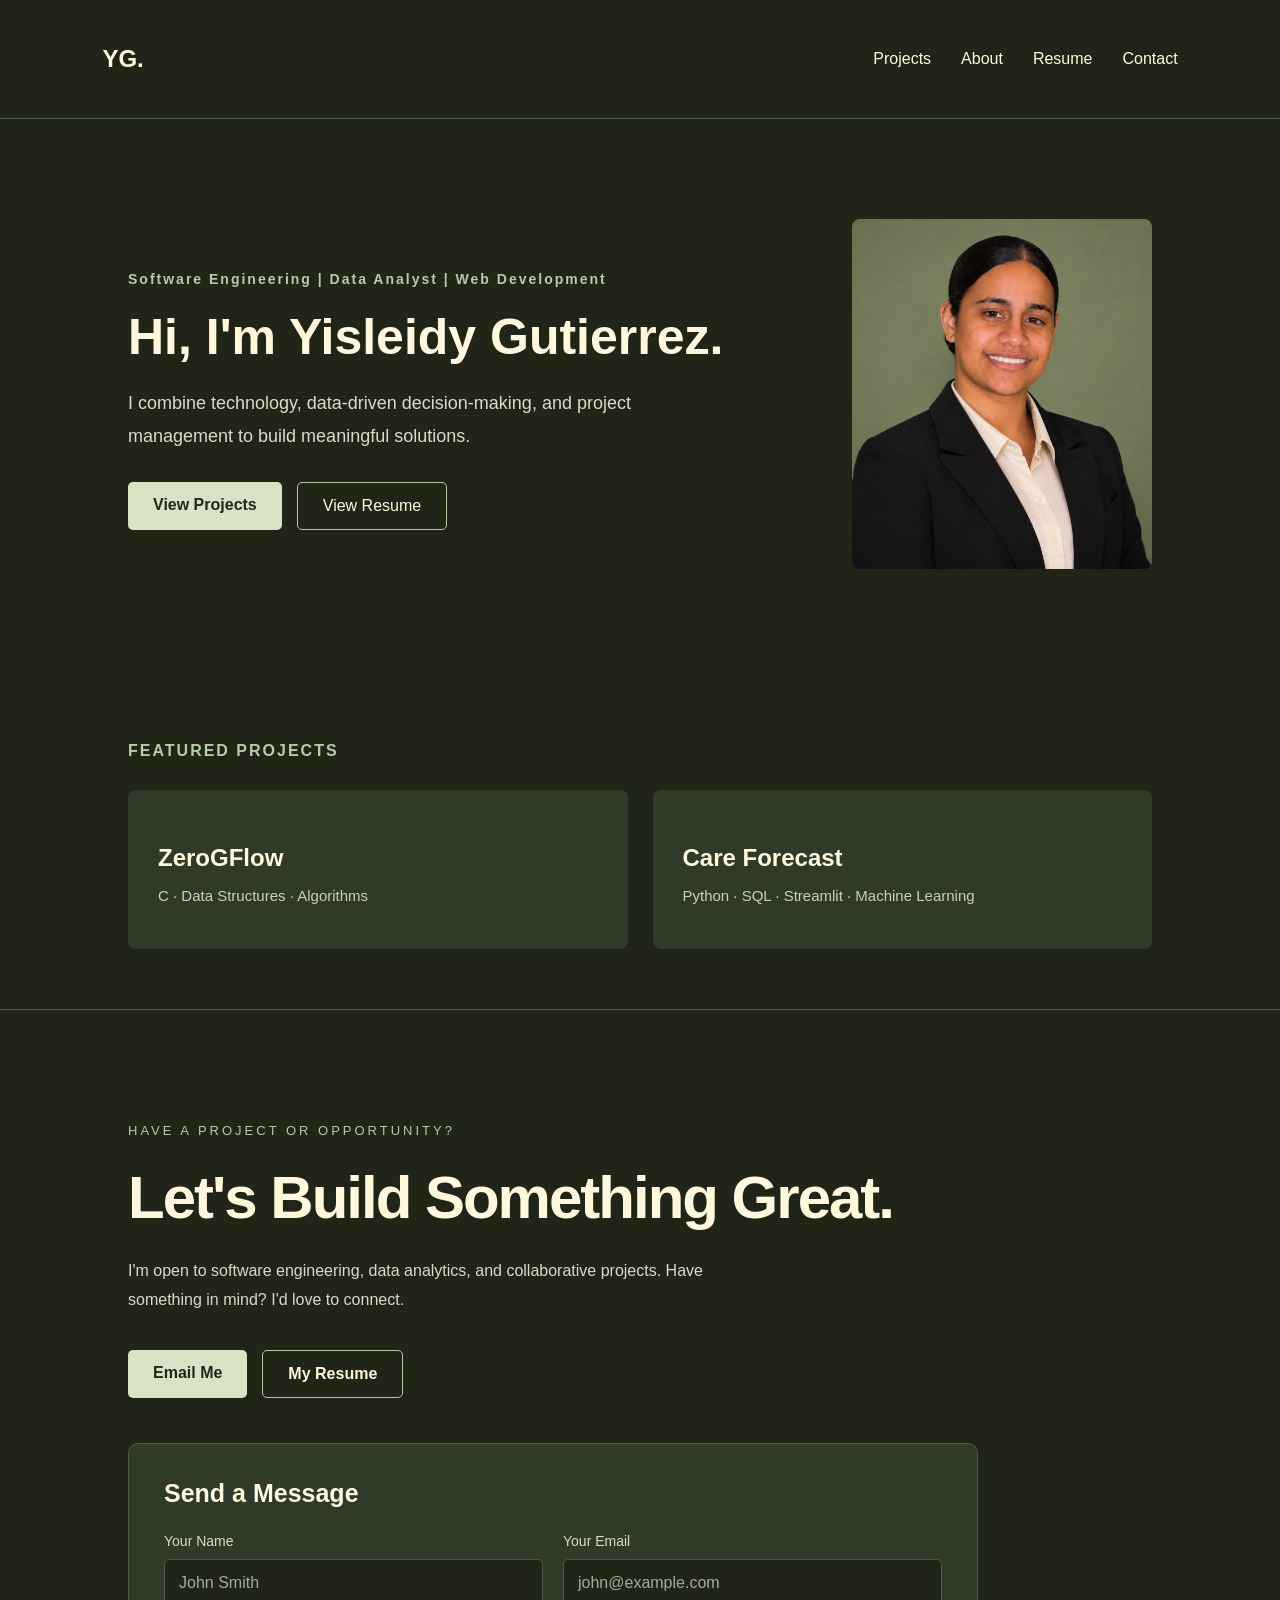
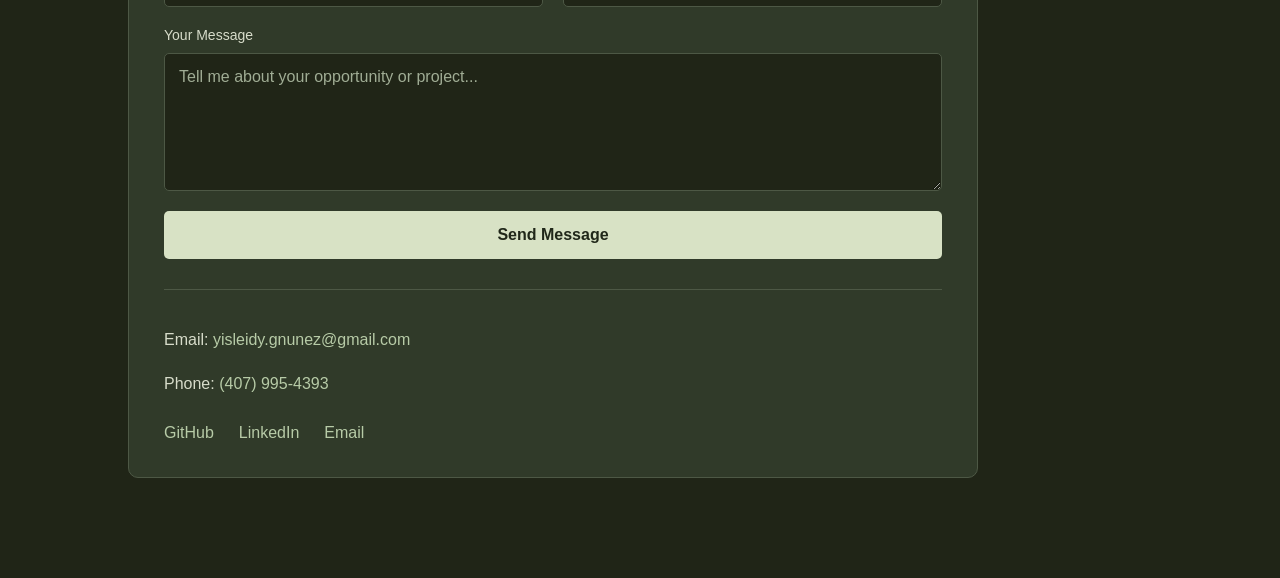
<file: index.html>
<!DOCTYPE html>
<html lang="en">

<head>
    <meta charset="UTF-8">
    <meta name="viewport" content="width=device-width, initial-scale=1.0">
    <title>Yisleidy Gutierrez | Portfolio</title>
    <link rel="stylesheet" href="style.css">
</head>

<body>
    <header>
        <nav class="navbar">
            <h2 class="logo">YG.</h2>
            <div class="nav-links">
                <a href="projects.html">Projects</a>
                <a href="about.html">About</a>
                <a href="resume.html">Resume</a>
                <a href="index.html#contact">Contact</a>
            </div>
        </nav>
    </header>

<main>
    <!-- hero section -->
    <section class="port-hero">
        <div class="port-introduction">
            <h3 class="subtitle">
                Software Engineering | Data Analyst | Web Development
            </h3>

            <h1>Hi, I'm Yisleidy Gutierrez.</h1>

            <p>I combine technology, data-driven
            decision-making, and project management
            to build meaningful solutions. </p>

            <div class="hero-buttons">
                   <a href="projects.html" class="btn-primary">
                    View Projects </a>

                    <a href="resume.html" class="btn-secondary">View Resume</a>
            </div>
        </div>

        <img src="./images/Headshot.png" alt="Professional headshot" class="headshot">
    </section>

    <!-- featured projects section -->
    <section id="projects" class="projects">

        <h2>FEATURED PROJECTS</h2>

        <div class="project-container">

            <div class="project-card">
                <h3>ZeroGFlow</h3>
                <p>C · Data Structures · Algorithms</p>
            </div>

            <div class="project-card">
                <h3>Care Forecast</h3>
                <p>Python · SQL · Streamlit · Machine Learning</p>
            </div>

        </div>
    </section>

    <!-- contact section -->
    <section id="contact">
    <div class="contact-header">
        <p class="contact-tag">
            HAVE A PROJECT OR OPPORTUNITY?
        </p>

        <h2>Let's Build Something Great.</h2>

        <p class="contact-intro">
            I'm open to software engineering, data analytics,
            and collaborative projects. Have something in mind?
            I'd love to connect.
        </p>

        <div class="contact-buttons">
            <a href="mailto:yisleidy.gnunez@gmail.com" class="contact-btn primary-btn"> Email Me
            </a>

            <a href="YG%20Resume.pdf" 
            class="contact-btn secondary-btn"
            download="YG Resume.pdf"> My Resume
            </a>
        </div>
    </div>

    <div class="contact-form-container">

        <h3>Send a Message</h3>

        <form id="contactForm">

            <div class="contact-form-row">

                <div class="contact-field">
                    <label for="contactName"> Your Name </label>
                    <input type="text" id="contactName" placeholder="John Smith" required>
                </div>

                <div class="contact-field">
                    <label for="contactEmail"> Your Email </label>

                    <input type="email" id="contactEmail" placeholder="john@example.com" required>
                </div>

            </div>

            <div class="contact-field">
                <label for="contactMessage"> Your Message </label>
                <textarea id="contactMessage" rows="6" placeholder="Tell me about your opportunity or project..." required></textarea>
            </div>

            <button type="submit" class="contact-submit"> Send Message </button>

        </form>

        <div class="contact-details">
            <p> Email: 
                <a href="mailto:yisleidy.gnunez@gmail.com">
                    yisleidy.gnunez@gmail.com
                </a>
            </p>

            <p>
                Phone:
                <a href="tel:+14079954393">
                    (407) 995-4393
                </a>
            </p>
        </div>

        <div class="contact-socials">
            <a href="https://github.com/yisleidygnunez" target="_blank" rel="noopener noreferrer">
                GitHub
            </a>

          <a href="https://www.linkedin.com/in/yisleidy-gutierrez-nunez-3083171b1" target="_blank" rel="noopener noreferrer">
                LinkedIn
            </a>

            <a href="mailto:yisleidy.gnunez@gmail.com">
                Email
            </a>
        </div>

    </div>

</section>
</main>

<script src="contact.js"></script>

</body>
</html>
</file>
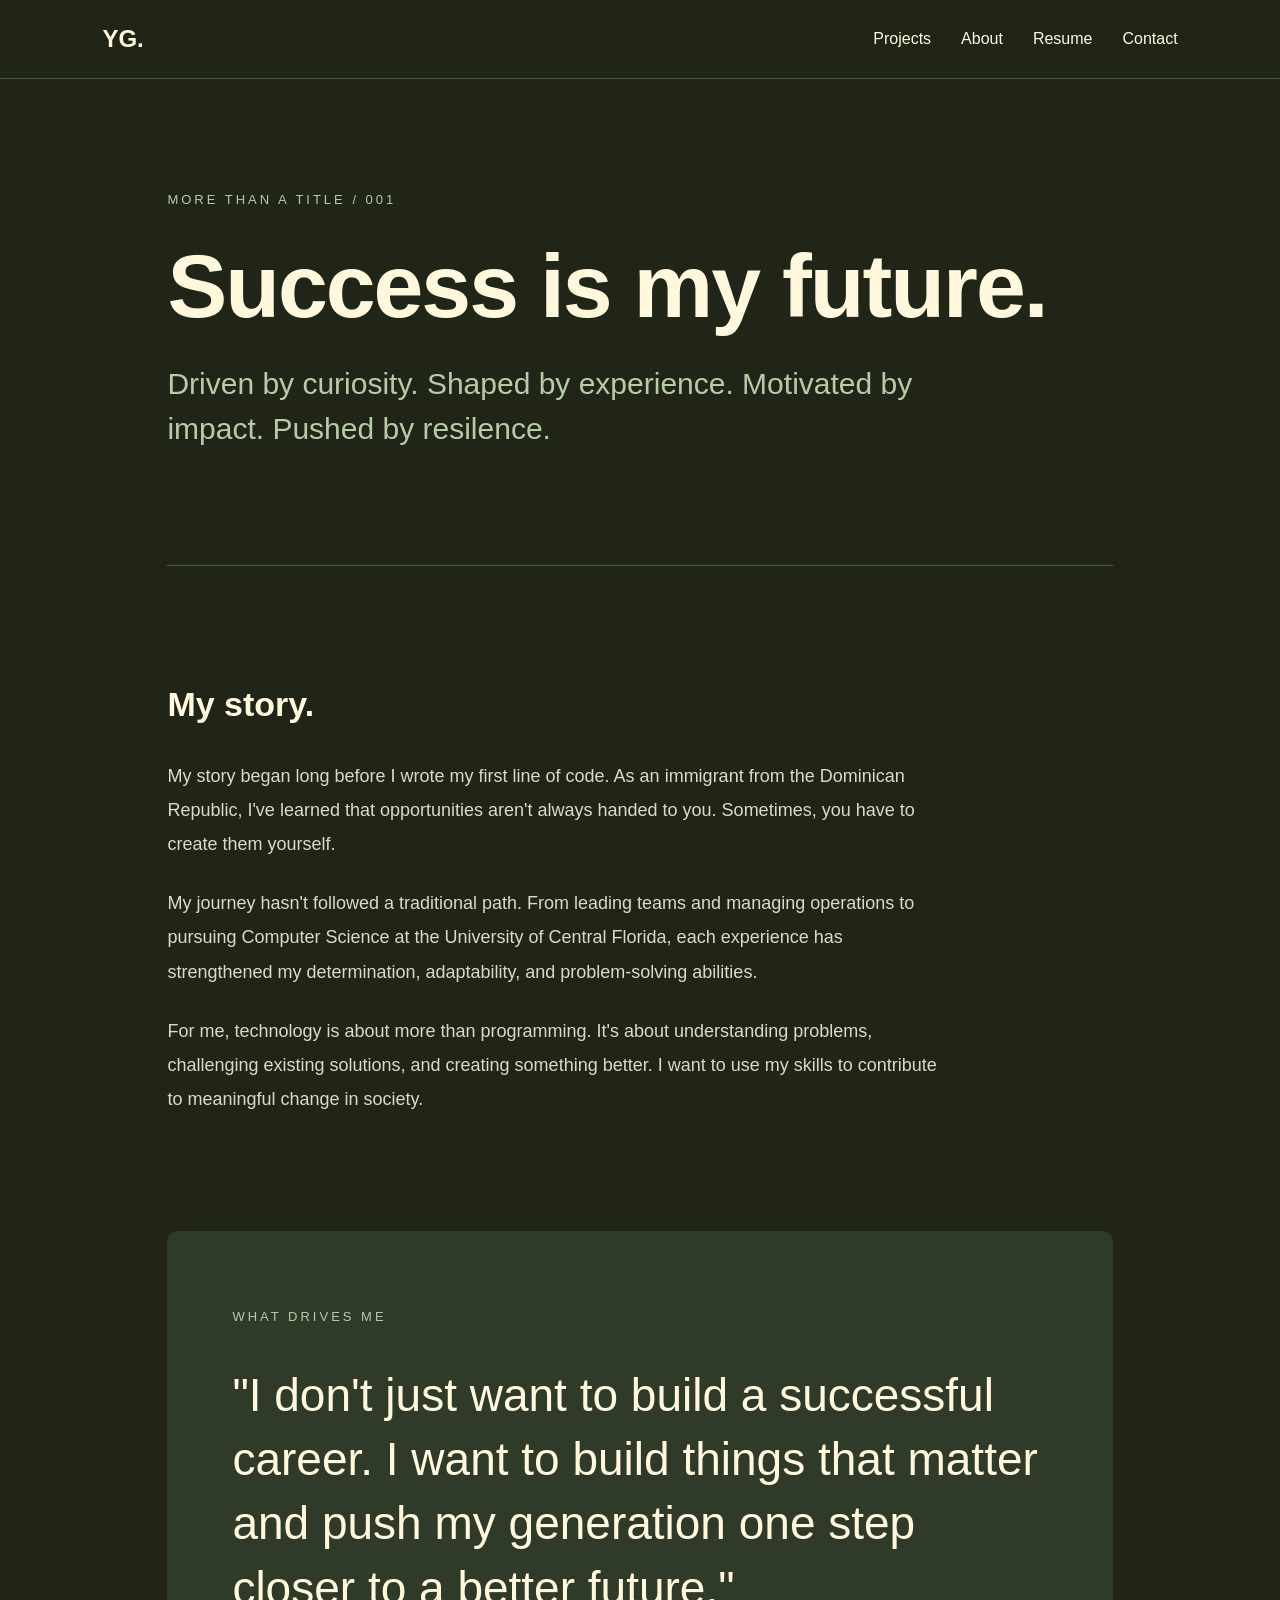
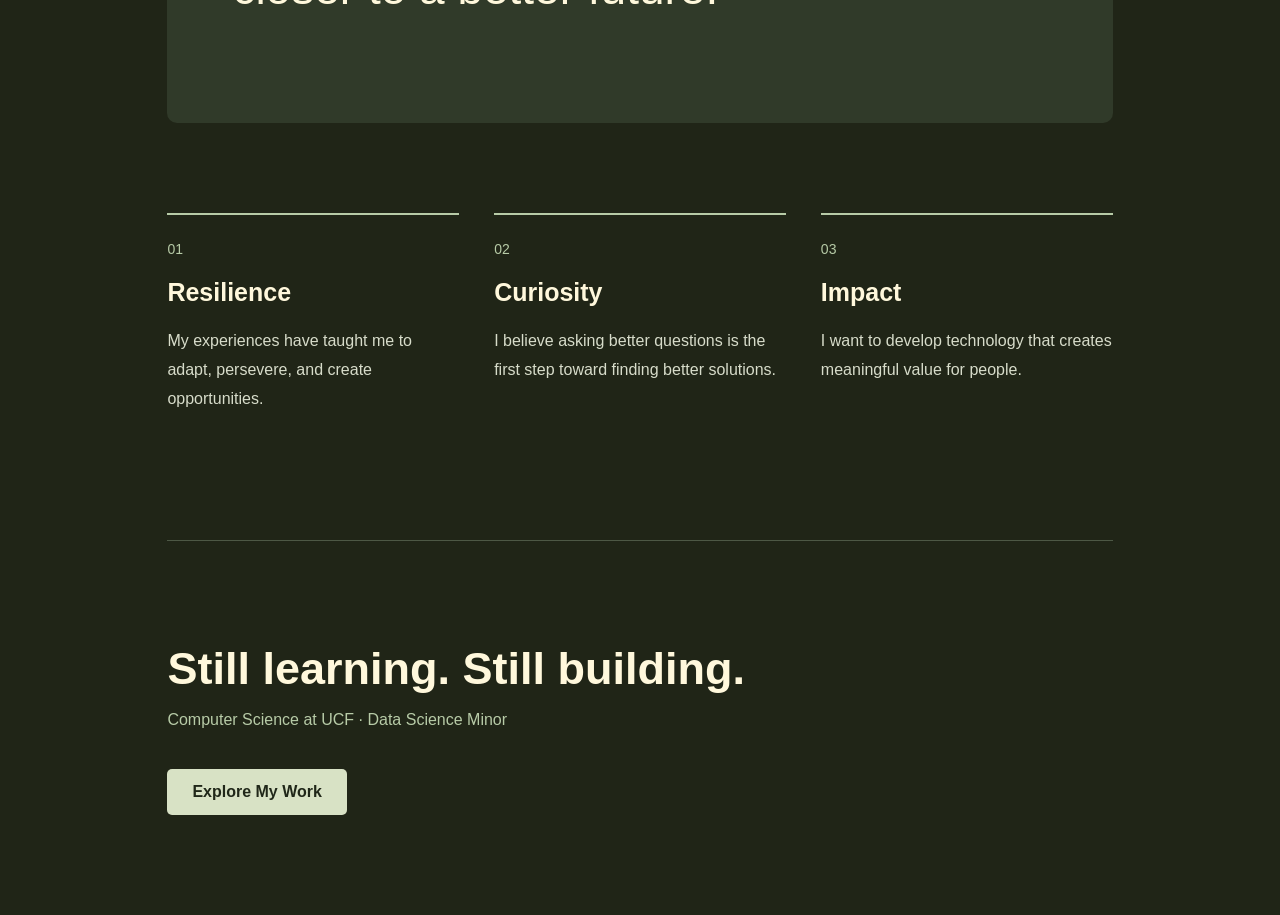
<file: about.html>
<!DOCTYPE html>
<html lang="en">

<head>
    <meta charset="UTF-8">
    <meta name="viewport" content="width=device-width, initial-scale=1.0">
    <title>About | Yisleidy Gutierrez</title>
    <link rel="stylesheet" href="style.css">
</head>

<body>

    <header class="navbar">
        <a href="index.html" class="logo">YG.</a>

        <nav class="nav-links">
            <a href="index.html#projects">Projects</a>
            <a href="about.html">About</a>
            <a href="resume.html">Resume</a>
            <a href="index.html#contact">Contact</a>
        </nav>
    </header>

    <main class="about-page">

        <section class="about-intro">
            <p class="about-eyebrow">MORE THAN A TITLE / 001</p>

            <h1>Success is my future.</h1>

            <h2>
                Driven by curiosity. Shaped by experience.
                Motivated by impact. Pushed by resilence.
            </h2>
        </section>

        <section class="about-story">
            <h2>My story.</h2>

            <p>
                My story began long before I wrote my first
                line of code. As an immigrant from the
                Dominican Republic, I've learned that
                opportunities aren't always handed to you.
                Sometimes, you have to create them yourself.
            </p>

            <p>
                My journey hasn't followed a traditional path.
                From leading teams and managing operations
                to pursuing Computer Science at the University
                of Central Florida, each experience has
                strengthened my determination, adaptability,
                and problem-solving abilities.
            </p>

            <p>
                For me, technology is about more than programming.
                It's about understanding problems, challenging
                existing solutions, and creating something better.
                I want to use my skills to contribute to meaningful
                change in society.
            </p>
        </section>

        <section class="about-statement">
            <p>WHAT DRIVES ME</p>

            <h2>
                "I don't just want to build a successful career.
                I want to build things that matter and push my generation one step closer to a better future."
            </h2>
        </section>

        <section class="about-values">

            <div class="about-value">
                <span>01</span>
                <h3>Resilience</h3>
                <p>
                    My experiences have taught me to adapt,
                    persevere, and create opportunities.
                </p>
            </div>

            <div class="about-value">
                <span>02</span>
                <h3>Curiosity</h3>
                <p>
                    I believe asking better questions is
                    the first step toward finding better solutions.
                </p>
            </div>

            <div class="about-value">
                <span>03</span>
                <h3>Impact</h3>
                <p>
                    I want to develop technology that
                    creates meaningful value for people.
                </p>
            </div>

        </section>

        <section class="about-ending">
            <h2>Still learning. Still building.</h2>

            <p>
                Computer Science at UCF · Data Science Minor
            </p>

            <a href="index.html#projects" class="btn-primary">
                Explore My Work
            </a>
        </section>

    </main>

</body>
</html>
</file>
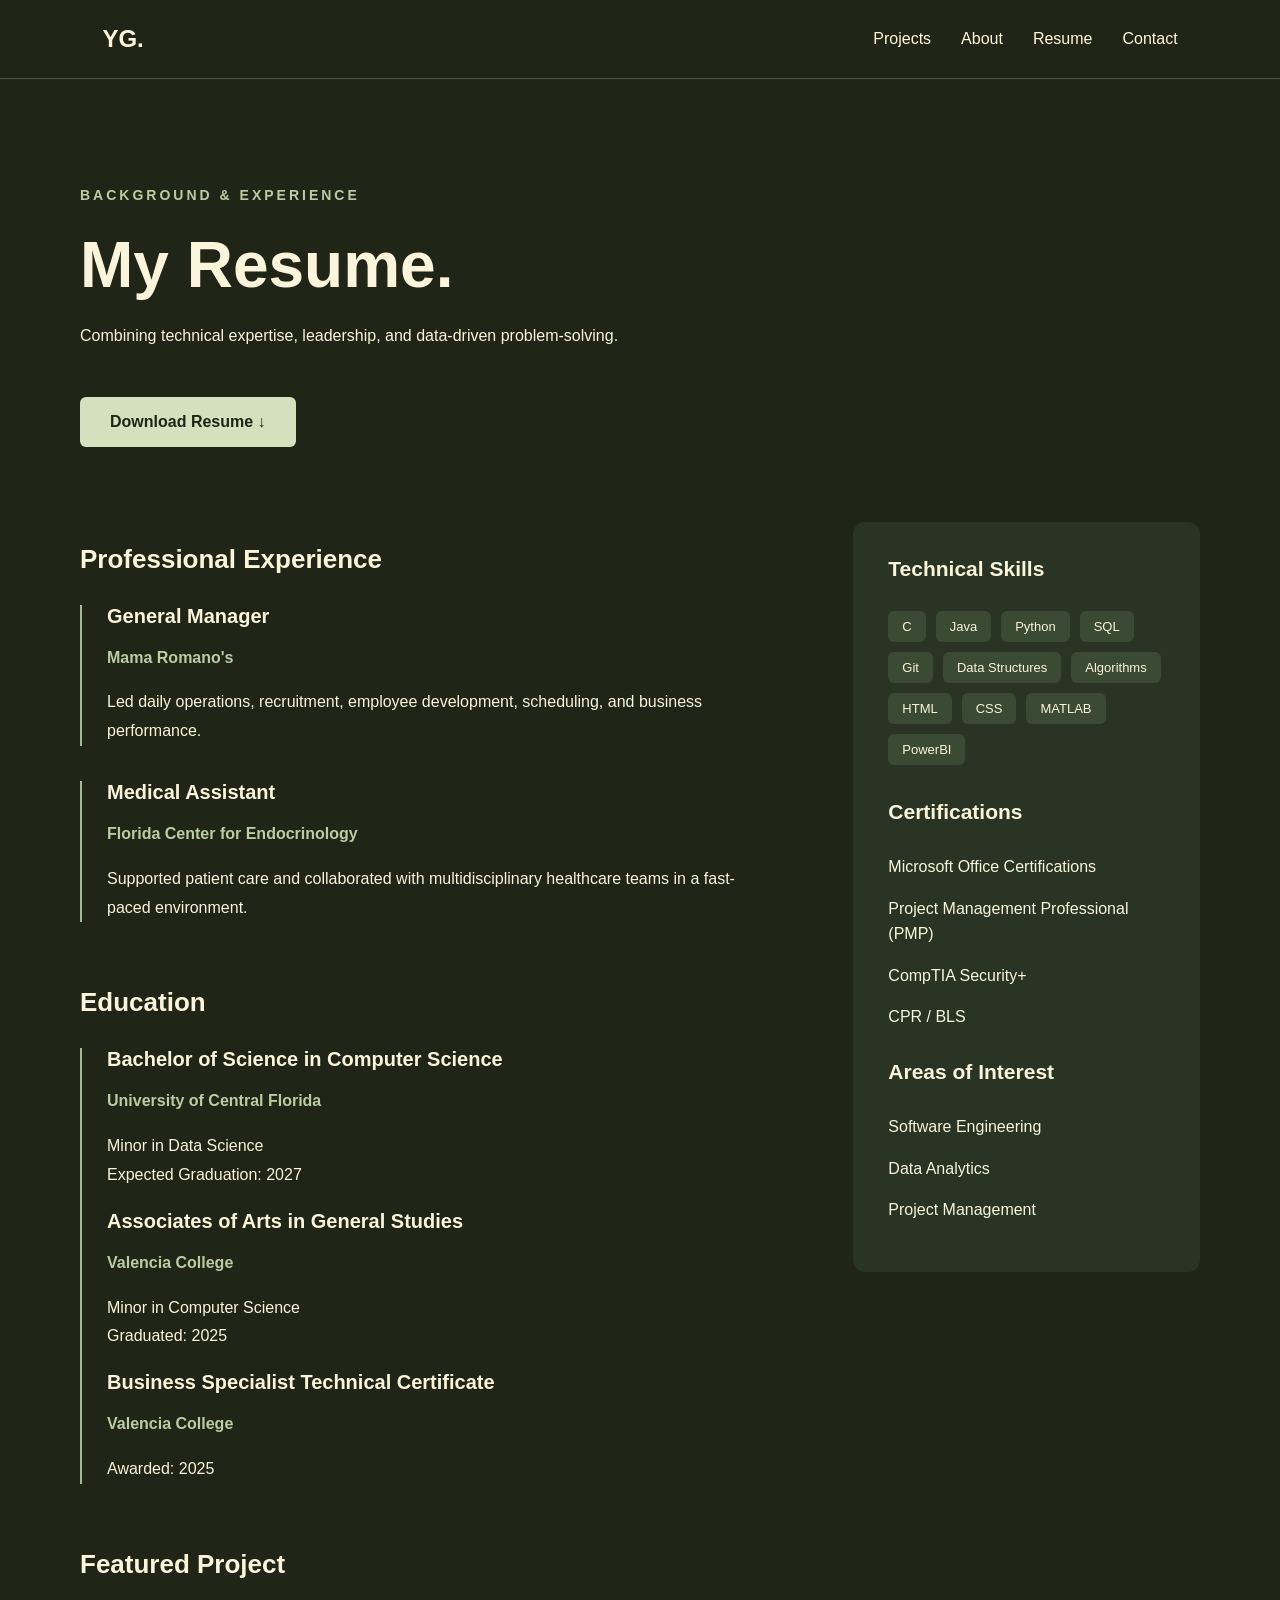
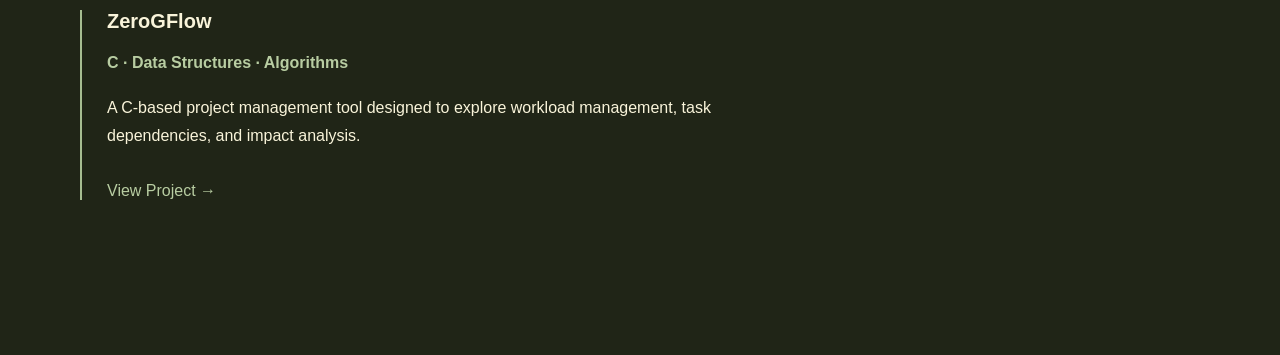
<file: resume.html>
<!DOCTYPE html>
<html lang="en">

<head>
    <meta charset="UTF-8">
    <meta name="viewport" content="width=device-width, initial-scale=1.0">
    <title>Resume | Yisleidy Gutierrez</title>
    <link rel="stylesheet" href="style.css">
</head>

<body>

    <!-- Navigation -->
    <header class="navbar">

        <a href="index.html" class="logo">YG.</a>

      <nav class="nav-links">
        <a href="index.html#projects">Projects</a>
        <a href="about.html">About</a>
        <a href="resume.html">Resume</a>
        <a href="index.html#contact">Contact</a>
     </nav>

    </header>

    <!-- Resume -->
    <main class="resume-page">

        <div class="resume-heading">
            <p class="resume-label">BACKGROUND & EXPERIENCE</p>

            <h1>My Resume.</h1>

            <p>
                Combining technical expertise, leadership,
                and data-driven problem-solving.
            </p>

            <a href="YG%20Resume.pdf"
               class="download-btn"
               download="YG Resume.pdf">
                Download Resume ↓
            </a>
        </div>

        <div class="resume-grid">

            <!-- Left Column -->
            <div class="resume-main">

                <section class="resume-section">
                    <h2>Professional Experience</h2>

                    <div class="resume-entry">
                        <h3>General Manager</h3>
                        <p class="resume-subtitle">Mama Romano's</p>
                        <p>
                            Led daily operations, recruitment,
                            employee development, scheduling,
                            and business performance.
                        </p>
                    </div>

                    <div class="resume-entry">
                        <h3>Medical Assistant</h3>
                        <p class="resume-subtitle">
                            Florida Center for Endocrinology
                        </p>
                        <p>
                            Supported patient care and collaborated
                            with multidisciplinary healthcare teams
                            in a fast-paced environment.
                        </p>
                    </div>
                </section>

                <section class="resume-section">
                    <h2>Education</h2>

                    <div class="resume-entry">
                        <h3>Bachelor of Science in Computer Science</h3>
                        <p class="resume-subtitle">
                            University of Central Florida
                        </p>
                        <p>
                            Minor in Data Science<br>
                            Expected Graduation: 2027
                        </p>

                        <h3>Associates of Arts in General Studies</h3>
                        <p class="resume-subtitle">
                            Valencia College
                        </p>
                        <p>
                            Minor in Computer Science<br>
                            Graduated: 2025
                        </p>

                        <h3>Business Specialist Technical Certificate</h3>
                        <p class="resume-subtitle">
                            Valencia College
                        </p>
                        <p>
                            Awarded: 2025
                        </p>

                    </div>
                </section>

                <section class="resume-section">
                    <h2>Featured Project</h2>

                    <div class="resume-entry">
                        <h3>ZeroGFlow</h3>
                        <p class="resume-subtitle">
                            C · Data Structures · Algorithms
                        </p>
                        <p>
                            A C-based project management tool designed
                            to explore workload management,
                            task dependencies, and impact analysis.
                        </p>
                        <a href="index.html#projects"
                           class="resume-project-link">
                            View Project →
                        </a>
                    </div>
                </section>

            </div>

            <!-- Right Column -->
            <aside class="resume-sidebar">

                <h2>Technical Skills</h2>

                <div class="skill-tags">
                    <span>C</span>
                    <span>Java</span>
                    <span>Python</span>
                    <span>SQL</span>
                    <span>Git</span>
                    <span>Data Structures</span>
                    <span>Algorithms</span>
                    <span>HTML</span>
                    <span>CSS</span>
                    <span>MATLAB</span>
                    <span>PowerBI</span>
                </div>

                <h2>Certifications</h2>

                <p>Microsoft Office Certifications</p>
                <p>Project Management Professional (PMP)</p>
                <p>CompTIA Security+</p>
                <p>CPR / BLS</p>

                <h2>Areas of Interest</h2>

                <p>Software Engineering</p>
                <p>Data Analytics</p>
                <p>Project Management</p>

            </aside>

        </div>

    </main>

</body>
</html>
</file>
<file: style.css>
/* 01 | GLOBAL CSS — theme, base, navigation */

:root {
    --bg: rgb(32, 37, 23);
    --text: cornsilk;
    --border: #4D5845;
    --accent: #B7CBA7;
    --muted: #D7DCCA;
    --button: #D8E2C5;
    --button-text: #202719;
    --surface: #303A29;
    --card-text: #C7D0BD;
    --resume-text: #f9f4da;
    --resume-accent: #b8cda2;
    --download: #d4e1bf;
    --download-text: #1e2517;
    --sidebar: #293424;
    --tag: #3b4a34;
    --timeline: #a6bd91;
}
html { scroll-behavior: smooth; }
body {
    margin: 0;
    background-color: var(--bg);
    color: var(--text);
    font-family: Arial, Helvetica, sans-serif;
}
* { box-sizing: border-box; }
.navbar {
    display: flex;
    align-items: center;
    justify-content: space-between;
    padding: 25px 8%;
    border-bottom: 1px solid var(--border);
}
.logo {
    text-decoration: none;
    font-weight: bold;
    font-size: 24px;
    color: var(--text);
}
.nav-links { display: flex; gap: 30px; }
.nav-links a {
    color: var(--text);
    text-decoration: none;
    font-size: 16px;
}
.nav-links a:hover, .nav-links a.active { color: var(--accent); }
/* Mobile layout */
@media (max-width: 768px) {
    .navbar { flex-direction: column; gap: 15px; }
    .nav-links {
        flex-wrap: wrap;
        justify-content: center;
        gap: 15px;
    }
}



/* 02 | SHARED BUTTONS */

.btn-primary, .btn-secondary, .contact-btn {
    padding: 14px 25px;
    text-decoration: none;
    border-radius: 5px;
}
.btn-primary {
    background-color: var(--button);
    color: var(--button-text);
    font-weight: bold;
}
.btn-secondary { border: 1px solid var(--accent); color: var(--text); }
.btn-primary:hover { background-color: var(--accent); }
.btn-secondary:hover { background-color: var(--surface); }



/* 03 | INDEX.CSS — homepage, hero, featured projects */

.port-hero {
    display: flex;
    align-items: center;
    justify-content: space-between;
    gap: 60px;
    padding: 100px 10%;
}
.port-introduction { max-width: 600px; }
.subtitle {
    font-size: 14px;
    color: var(--accent);
    letter-spacing: 2px;
}
.port-introduction h1 {
    font-size: 50px;
    line-height: 1.2;
    margin: 20px 0;
}
.port-introduction p {
    font-size: 18px;
    line-height: 1.8;
    color: var(--muted);
}
.headshot {
    width: 300px;
    height: 350px;
    object-fit: cover;
    border-radius: 8px;
    flex-shrink: 0;
}
.hero-buttons {
    display: flex;
    gap: 15px;
    margin-top: 30px;
}
.projects { padding: 60px 10%; }
.projects h2 {
    font-size: 16px;
    letter-spacing: 2px;
    color: var(--accent);
    margin-bottom: 30px;
}
.project-container { display: flex; gap: 25px; }
.project-card {
    flex: 1;
    background-color: var(--surface);
    padding: 30px;
    border-radius: 8px;
}
.project-card h3 { font-size: 24px; margin-bottom: 10px; }
.project-card p { color: var(--card-text); font-size: 15px; }
/* Mobile layout */
@media (max-width: 768px) {
    .port-hero {
        flex-direction: column-reverse;
        align-items: flex-start;
        padding: 50px 6%;
        gap: 30px;
    }
    .port-introduction h1 { font-size: 36px; }
    .headshot {
        width: 250px;
        height: 250px;
        max-width: 100%;
    }
    .projects { padding: 40px 6%; }
    .project-container { flex-direction: column; }
    .hero-buttons { flex-wrap: wrap; }
}

#contact {
    padding: 100px 10%;
    border-top: 1px solid var(--border);
    scroll-margin-top: 30px;
}
.contact-header { max-width: 850px; margin-bottom: 45px; }
.contact-tag {
    color: var(--accent);
    font-size: 13px;
    letter-spacing: 3px;
}
.contact-header h2 {
    font-size: clamp(35px, 5vw, 60px);
    letter-spacing: -2px;
    margin: 25px 0;
}
.contact-intro {
    color: var(--muted);
    max-width: 650px;
    line-height: 1.8;
}
.contact-buttons {
    display: flex;
    flex-wrap: wrap;
    gap: 15px;
    margin-top: 35px;
}
.contact-btn { display: inline-block; font-weight: bold; }
#contact .primary-btn, .contact-submit { background: var(--button); color: var(--button-text); }
#contact .primary-btn:hover, .contact-submit:hover { background: var(--accent); }
#contact .secondary-btn { border: 1px solid var(--accent); color: var(--text); }
#contact .secondary-btn:hover { background: var(--surface); }
.contact-form-container {
    background: var(--surface);
    border: 1px solid var(--border);
    border-radius: 10px;
    padding: 35px;
    max-width: 850px;
}
.contact-form-container h3 { font-size: 25px; margin: 0 0 25px; }
.contact-form-row {
    display: grid;
    grid-template-columns: repeat(2, minmax(0, 1fr));
    gap: 20px;
}
.contact-field {
    display: flex;
    flex-direction: column;
    gap: 10px;
    margin-bottom: 20px;
    min-width: 0;
}
.contact-field label { color: var(--muted); font-size: 14px; }
.contact-field input, .contact-field textarea {
    width: 100%;
    background: var(--bg);
    color: var(--text);
    border: 1px solid var(--border);
    border-radius: 5px;
    padding: 14px;
    font: inherit;
}
.contact-field input:focus, .contact-field textarea:focus {
    outline: 2px solid var(--accent);
    outline-offset: 2px;
}
.contact-field input::placeholder, .contact-field textarea::placeholder { color: #A0AD95; }
.contact-field textarea { resize: vertical; }
.contact-submit {
    width: 100%;
    padding: 15px;
    border: 0;
    border-radius: 5px;
    font: inherit;
    font-weight: bold;
    cursor: pointer;
}
.contact-details {
    margin-top: 30px;
    padding-top: 20px;
    border-top: 1px solid var(--border);
    color: var(--muted);
    line-height: 1.8;
    overflow-wrap: anywhere;
}
.contact-socials {
    display: flex;
    flex-wrap: wrap;
    gap: 25px;
    margin-top: 25px;
}
.contact-details a, .contact-socials a { color: var(--accent); text-decoration: none; }
.contact-details a:hover, .contact-socials a:hover { text-decoration: underline; }
/* Mobile layout */
@media (max-width: 768px) {
    #contact { padding: 60px 6%; }
    .contact-form-row { grid-template-columns: 1fr; gap: 0; }
    .contact-form-container { padding: 25px; }
}
/* Accessibility: reduced motion */
@media (prefers-reduced-motion: reduce) {
    html { scroll-behavior: auto; }
    *, *::before, *::after { transition: none !important; }
}

/* 04 | RESUME.CSS — resume page */

.resume-page {
    max-width: 1200px;
    margin: 0 auto;
    padding: 90px 40px;
    color: var(--resume-text);
}
.resume-heading { margin-bottom: 75px; }
.resume-label {
    color: var(--resume-accent);
    font-size: 14px;
    letter-spacing: 3px;
    font-weight: bold;
}
.resume-heading h1 { font-size: clamp(42px, 5vw, 70px); margin: 20px 0; }
.resume-heading p { max-width: 650px; line-height: 1.8; }
.download-btn {
    display: inline-block;
    margin-top: 30px;
    padding: 16px 30px;
    background-color: var(--download);
    color: var(--download-text);
    text-decoration: none;
    font-weight: bold;
    border-radius: 6px;
    transition: 0.3s;
}
.download-btn:hover { background-color: var(--resume-accent); transform: translateY(-2px); }
.resume-grid {
    display: grid;
    grid-template-columns: 2fr 1fr;
    gap: 80px;
}
.resume-section { margin-bottom: 65px; }
.resume-section h2,
.resume-sidebar h2 {
    font-size: 26px;
    margin-bottom: 30px;
    color: var(--resume-text);
}
.resume-entry {
    border-left: 2px solid var(--timeline);
    padding-left: 25px;
    margin-bottom: 35px;
}
.resume-entry h3 { font-size: 20px; margin-bottom: 8px; }
.resume-subtitle {
    color: var(--resume-accent);
    font-weight: bold;
    margin-bottom: 12px;
}
.resume-entry p { line-height: 1.8; }
.resume-sidebar {
    background-color: var(--sidebar);
    padding: 35px;
    border-radius: 12px;
    align-self: start;
}
.resume-sidebar h2 { font-size: 21px; margin-top: 30px; }
.resume-sidebar h2:first-child { margin-top: 0; }
.resume-sidebar p { margin-bottom: 14px; line-height: 1.6; }
.skill-tags {
    display: flex;
    flex-wrap: wrap;
    gap: 10px;
    margin-bottom: 35px;
}
.skill-tags span {
    padding: 8px 14px;
    background-color: var(--tag);
    border-radius: 6px;
    font-size: 13px;
}
.resume-project-link {
    display: inline-block;
    margin-top: 15px;
    color: var(--resume-accent);
    text-decoration: none;
}
.resume-project-link:hover { text-decoration: underline; }
/* Mobile layout */
@media (max-width: 768px) {
    .resume-page { padding: 55px 20px; }
    .resume-grid { grid-template-columns: 1fr; gap: 30px; }
    .resume-heading { margin-bottom: 45px; }
    .resume-sidebar { padding: 25px; }
}

/* 05 | ABOUT.CSS — about page */

.about-page {
    max-width: 1150px;
    margin: 0 auto;
    padding: 100px 8%;
}
.about-intro { padding-bottom: 90px; border-bottom: 1px solid var(--border); }
.about-eyebrow {
    color: var(--accent);
    font-size: 13px;
    letter-spacing: 3px;
    margin-bottom: 30px;
}
.about-intro h1 {
    font-size: clamp(48px, 7vw, 90px);
    line-height: 1.1;
    margin: 0 0 25px;
    letter-spacing: -2px;
}
.about-intro h2 {
    color: var(--accent);
    font-size: clamp(20px, 3vw, 30px);
    font-weight: normal;
    max-width: 750px;
    line-height: 1.5;
}
.about-story { padding: 90px 0; max-width: 780px; }
.about-story h2 { font-size: 34px; margin-bottom: 35px; }
.about-story p {
    color: var(--muted);
    font-size: 18px;
    line-height: 1.9;
    margin-bottom: 25px;
}
.about-statement {
    background-color: var(--surface);
    border-radius: 10px;
    padding: 65px;
    margin-bottom: 90px;
}
.about-statement p {
    color: var(--accent);
    font-size: 13px;
    letter-spacing: 3px;
}
.about-statement h2 {
    font-size: clamp(28px, 4vw, 46px);
    line-height: 1.4;
    font-weight: 500;
    max-width: 850px;
}
.about-values {
    display: grid;
    grid-template-columns: repeat(3, 1fr);
    gap: 35px;
    margin-bottom: 110px;
}
.about-value { border-top: 2px solid var(--accent); padding-top: 25px; }
.about-value span { color: var(--accent); font-size: 14px; }
.about-value h3 { font-size: 25px; margin: 20px 0; }
.about-value p { color: var(--muted); line-height: 1.8; }
.about-ending { border-top: 1px solid var(--border); padding-top: 65px; }
.about-ending h2 { font-size: clamp(30px, 4vw, 45px); margin-bottom: 15px; }
.about-ending p { color: var(--accent); margin-bottom: 40px; }
.about-ending .btn-primary { display: inline-block; }
/* Mobile layout */
@media (max-width: 768px) {
    .about-page { padding: 60px 6%; }
    .about-intro { padding-bottom: 55px; }
    .about-story { padding: 60px 0; }
    .about-story p { font-size: 16px; }
    .about-statement { padding: 30px; margin-bottom: 60px; }
    .about-values {
        grid-template-columns: 1fr;
        gap: 35px;
        margin-bottom: 65px;
    }
}

/* 06 | PROJECTS.CSS — dedicated projects page */

.work-page {
    max-width: 1450px;
    margin: 0 auto;
    padding: 90px 8%;
}
.work-label, .work-section-heading {
    color: var(--accent);
    font-size: 12px;
    letter-spacing: 2px;
}
.work-intro { padding-bottom: 80px; border-bottom: 1px solid var(--border); }
.work-intro h1 {
    font-size: clamp(48px, 8vw, 105px);
    line-height: 1.05;
    letter-spacing: -4px;
    margin: 35px 0;
}
.work-intro h1 span, .visual-brand h2 span { color: var(--accent); }
.work-intro-bottom, .work-section-heading, .work-ending {
    display: flex;
    justify-content: space-between;
    gap: 30px;
    align-items: center;
}
.work-intro-bottom { align-items: flex-end; }
.work-intro-bottom p { max-width: 570px; font-size: 18px; }
.work-intro-bottom p, .featured-details p, .collection-description, .work-card-content p {
    color: var(--muted);
    line-height: 1.8;
}
.work-scroll, .work-text-link { color: var(--accent); text-decoration: none; }
.work-scroll { white-space: nowrap; }
.work-text-link:hover, .work-scroll:hover { color: var(--text); text-decoration: underline; }
.work-section-heading { margin-bottom: 30px; }
.work-featured { padding: 70px 0 90px; }
.featured-showcase {
    display: grid;
    grid-template-columns: 1.3fr 1fr;
    gap: 55px;
    align-items: center;
}
.featured-visual, .work-card-visual {
    position: relative;
    display: flex;
    align-items: center;
    justify-content: center;
}
.featured-visual {
    position: relative;
    min-height: 420px;
    background: linear-gradient(135deg, #3B4A34, #263221, #161D13);
    border: 1px solid var(--border);
    border-radius: 8px;
    overflow: hidden;
    padding: 65px 25px;
}

.visual-number {
    position: absolute;
    top: 25px;
    left: 25px;
    font-size: 15px;
    color: var(--accent);
}

.visual-brand {
    text-align: center;
    width: 100%;
}

.visual-brand h2 {
    font-size: clamp(32px, 5vw, 65px);
    margin: 0;
    letter-spacing: -2px;
}

.visual-brand p {
    font-size: 12px;
    letter-spacing: 3px;
    margin-top: 15px;
}

.visual-footer {
    position: absolute;
    bottom: 25px;
    left: 25px;
    right: 25px;
    font-size: 11px;
    letter-spacing: 2px;
    color: var(--accent);
}

.filter-btn:hover { border-color: var(--accent); }
.filter-btn.active {
    background: var(--button);
    border-color: var(--button);
    color: var(--button-text);
}
.work-grid {
    display: grid;
    grid-template-columns: repeat(3, minmax(0, 1fr));
    gap: 30px;
}
.work-card {
    border: 1px solid var(--border);
    border-radius: 8px;
    overflow: hidden;
    display: flex;
    flex-direction: column;
    transition: transform 0.3s, border-color 0.3s;
}
.work-card:hover { transform: translateY(-6px); border-color: var(--accent); }
.work-card[hidden] { display: none; }
.work-card-visual { min-height: 210px; }
.visual-software { background: linear-gradient(135deg, #42553A, #263221); }
.visual-grade { background: linear-gradient(135deg, #303A29, #192418); }
.visual-web { background: linear-gradient(135deg, #526047, #303A29); }
.visual-symbol {
    font-size: 65px;
    font-weight: bold;
    color: var(--button);
    letter-spacing: -4px;
}
.card-number {
    position: absolute;
    top: 20px;
    left: 20px;
    font-size: 13px;
}
.card-language {
    position: absolute;
    bottom: 20px;
    right: 20px;
    font-size: 11px;
    letter-spacing: 2px;
}
.work-card-content {
    min-width: 0;
    overflow-wrap: break-word;
    padding: 25px;
    flex: 1;
    display: flex;
    flex-direction: column;
}
.work-card-content h3 { font-size: 23px; margin: 10px 0; }
.work-card-content p { font-size: 14px; line-height: 1.7; }
.work-card-content .work-label { font-size: 10px; letter-spacing: 1.5px; }
.work-card-content .work-text-link {
    margin-top: auto;
    padding-top: 20px;
    border-top: 1px solid var(--border);
}
#empty-projects { color: var(--accent); padding: 30px 0; }
.work-ending { padding-top: 60px; border-top: 1px solid var(--border); }
.work-ending h2 { font-size: clamp(28px, 4vw, 45px); letter-spacing: -1px; }
@media (max-width: 1000px) {
    .work-grid { grid-template-columns: repeat(2, minmax(0, 1fr)); }
    .featured-showcase { grid-template-columns: 1fr; gap: 30px; }
}
/* Mobile layout */
@media (max-width: 768px) {
    .work-page { padding: 55px 6%; }
    .work-intro { padding-bottom: 45px; }
    .work-intro h1 { letter-spacing: -2px; }
    .work-intro-bottom, .work-ending {
        flex-direction: column;
        align-items: flex-start;
        gap: 15px;
    }
    .work-grid { grid-template-columns: 1fr; }
    .featured-visual { min-height: 300px; }
    .work-section-heading { letter-spacing: 1px; font-size: 10px; }
}

.work-technologies {
    display: flex;
    flex-wrap: wrap;
    gap: 8px;
    margin: 20px 0;
}

.work-technologies span {
    padding: 6px 12px;
    background-color: var(--tag);
    border-radius: 5px;
    font-size: 12px;
    color: var(--accent);
}
</file>
